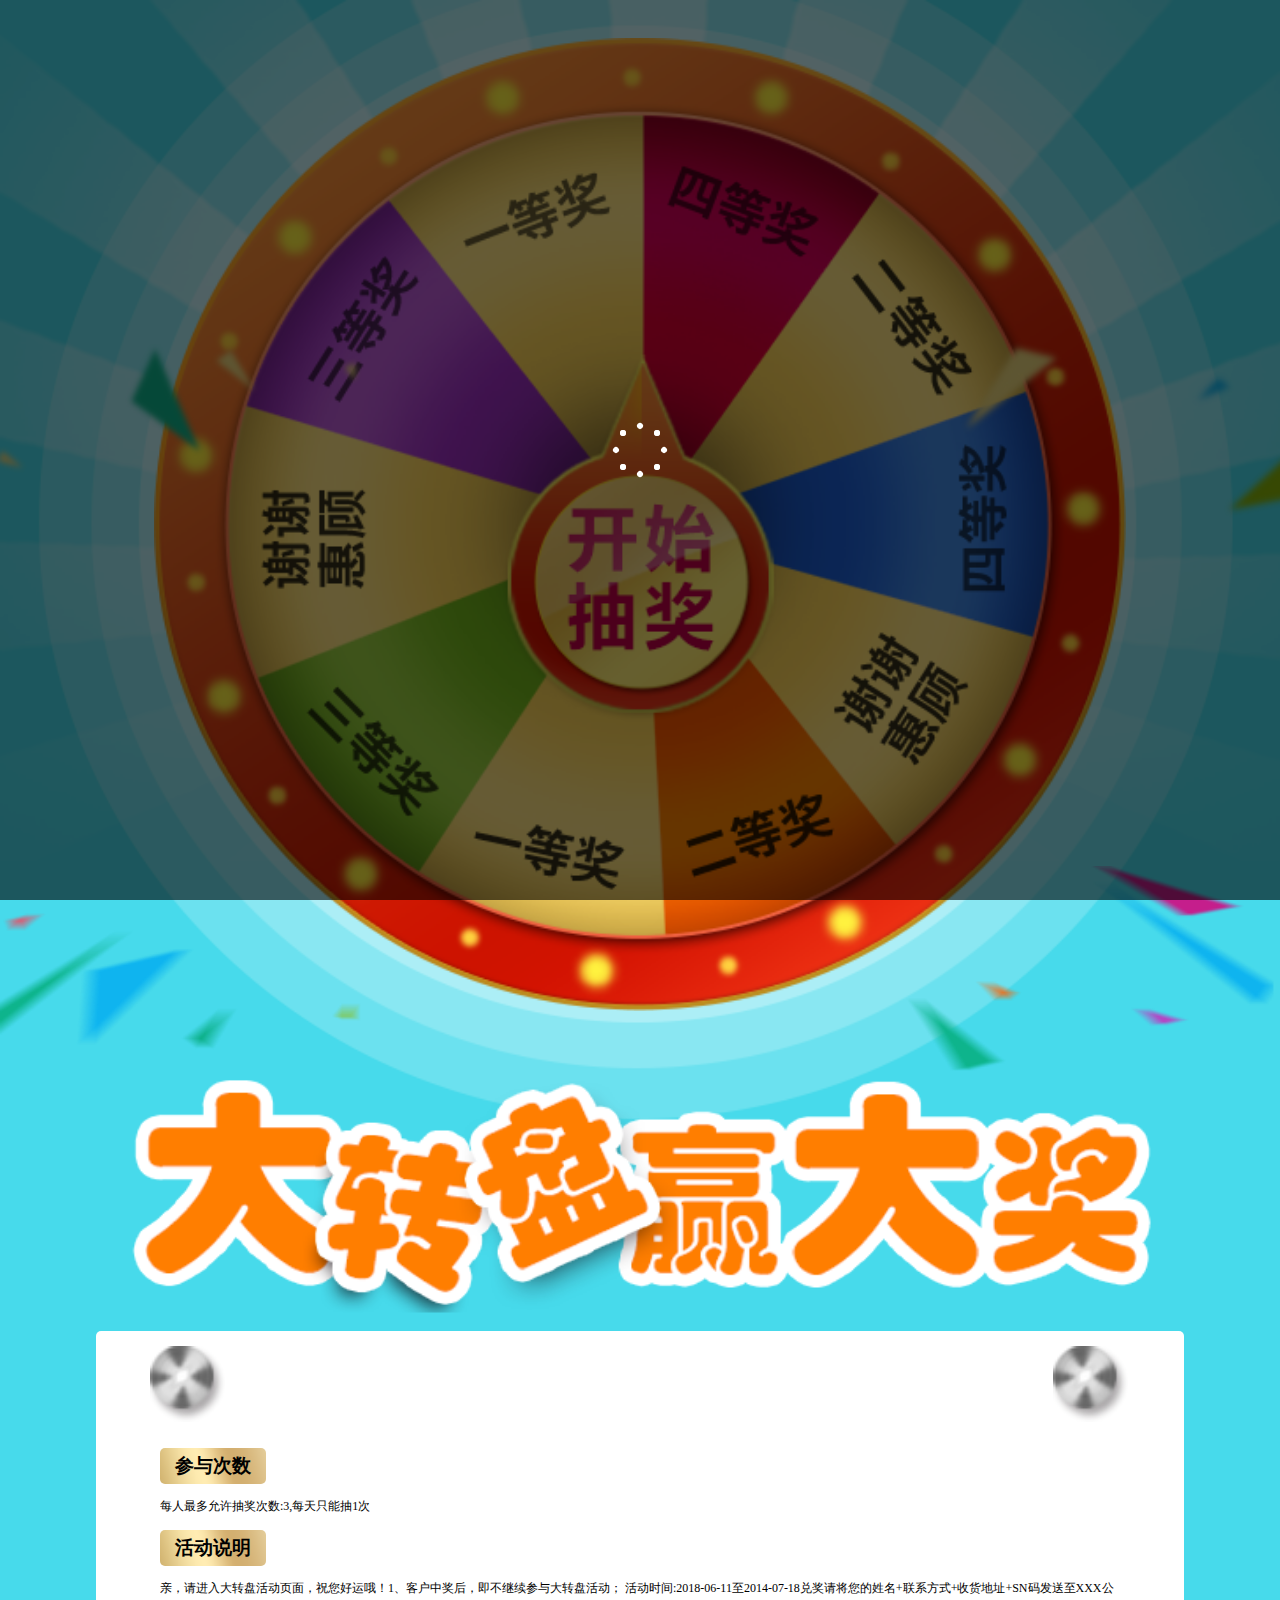
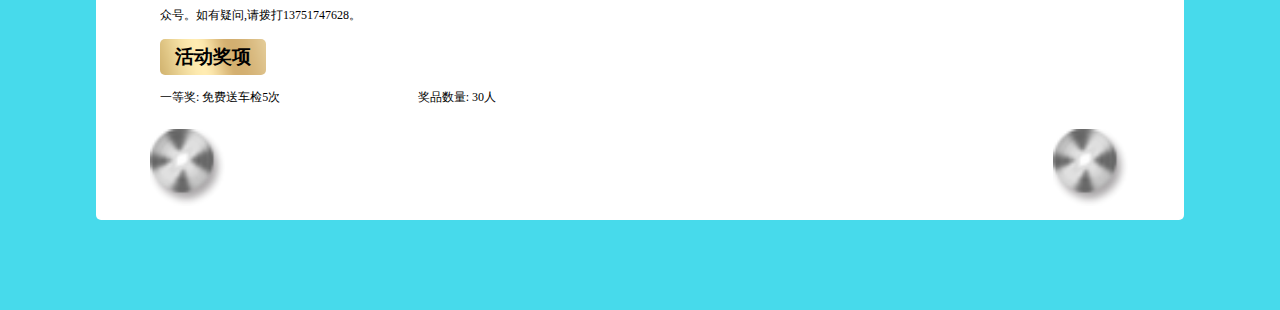
<file: index.html>
<!DOCTYPE html>
<html lang="en">
<head>
  <meta charset="utf-8">
  <meta name="viewport" content="width=device-width,height=device-height,initial-scale=1,minimum-scale=1,user-scalable=no">
  <title>抽奖活动</title>
</head>
<link rel="stylesheet" href="./css/common.css" />
<link rel="stylesheet" href="./css/fakeLoader.css">
<link rel="stylesheet" href="./css/demo.css" />
<script src="./js/jquery.min.js"></script>
<script src="./js/flexible.js"></script>
<script src="./js/fakeLoader.min.js"></script>
<body>
  <div class="fakeloader"></div>
  <div class="wrap">
    <div class="contentImg">
      <div class="imgParent">
        <img class="bigWheel" src="./img/dzb.png" alt="" />
        <img class="needle" src="./img/start.png" alt="" />
      </div>
      <img class="imgBc" src="./img/aperture.png" alt="">
      <img class="imgEmitter" src="./img/emitter.png" alt="">
      <img class="ltShivering" src="./img/ltShivering.png" alt="">
      <img class="rtShivering" src="./img/rtShivering.png" alt="">
      <img class="bbShivering" src="./img/bbShivering.png" alt="">
      <img class="imgBigWheel" src="./img/bigWheel.png" alt="">
    </div>
    <div class="lotteryNumber">
      <span class="lotteryNumberPize">抽奖次数:<span>1</span></span>
    </div>
    <div class="content_text">
      <div class="content_inside">
        <img class="imgSign imgSign_leftTop" src="./img/sign.png" alt="">
        <img class="imgSign imgSign_rightTop" src="./img/sign.png" alt="">
        <img class="imgSign imgSign_leftBottom" src="./img/sign.png" alt="">
        <img class="imgSign imgSign_rightbottom" src="./img/sign.png" alt="">
        <div class="content_inside_text">
          <ul>
            <li><span class="content_inside_title">参与次数</span></li>
            <li>
              <p class="lineHeight">每人最多允许抽奖次数:3,每天只能抽1次</p>
            </li>
          </ul>
          <ul>
            <li><span class="content_inside_title">活动说明</span></li>
            <li>
              <p class="lineHeight">
                亲，请进入大转盘活动页面，祝您好运哦！1、客户中奖后，即不继续参与大转盘活动； 活动时间:2018-06-11至2014-07-18兑奖请将您的姓名+联系方式+收货地址+SN码发送至XXX公众号。如有疑问,请拨打13751747628。
              </p>
            </li>
          </ul>
          <ul>
            <li><span class="content_inside_title">活动奖项</span></li>
            <li>
              <p class="lineHeight"><span class="rank"> 一等奖: 免费送车检5次</span><span class="prizes">奖品数量: 30人</span></p>
              <p class="lineHeight"><span class="rank"> 二等奖: 免费查看车辆报告</span><span class="prizes">奖品数量: 10人</span></p>
              <p class="lineHeight"><span class="rank"> 三等奖: 送2个月的洗车保养（限五次）</span><span class="prizes">奖品数量: 20人</span></p>
              <p class="lineHeight"><span class="rank"> 四等奖: 维修、检测免费过来维修厂喝茶</span><span class="prizes">奖品数量: 40人</span></p>
            </li>
          </ul>
        </div>
      </div>
    </div>
  </div>
<!--  提示框-->
   <div class="promptBox">
       <div class="tip">
         <div class="tipContent"><img class="xinXiTip" src="./img/xinxi.png" alt=""><span class="tipTitle">温馨提示</span></div>
         <div><p class="tipResult"></p></div>
         <div class="tipBtn"><span>知道了</span></div>
       </div>
   </div>
  <script>
$(function() {
  var arrs = [{
      name: '四等奖',
      angel: 0,
      percent: 0
    }, {
      name: '一等奖',
      angel: 0,
      percent: 0
    }, {
      name: '三等奖',
      angel: 0,
      percent: 0
    }, {
      name: '谢谢惠顾',
      angel: 0,
      percent: 0
    }, {
      name: '三等奖',
      angel: 0,
      percent: 0
    }, {
      name: '一等奖',
      angel: 0,
      percent: 0
    }, {
      name: '二等奖',
      angel: 0,
      percent: 0
    }, {
      name: '谢谢惠顾',
      angel: 0,
      percent: 0
    }, {
      name: '四等奖',
      angel: 0,
      percent: 0
    }, {
      name: '二等奖',
      angel: 0,
      percent: 0
    }];
  var obj = {
      selTarget: '谢谢惠顾', // 中奖目标
      target: '',
      turn: true,
      request: true,
      init: function() {
        obj.loading();
        obj.probabilityDetail(obj.selTarget);
        obj.bind();
        var windowHeight=Math.ceil($(window).height()/3)-35+'px';
        $('.content_inside_text').height(windowHeight);
      },
      bind: function() {
        $('.tipBtn').on('click',function(){  
             $('.promptBox').hide().find('.tip').css({'margin-top':'0%'}).find('.tipResult').text('');
        });
        $('.imgParent').on('click', '.needle', function() {
          var count = 0;
          var angel = 360 / 10;
              obj.variableSpeedRule((count * angel + angel / 2), obj.target.angel, function() {
                  obj.turn = true;
                  obj.request = true;
                  window.sessionStorage.setItem('messages', JSON.stringify(obj.target));
                    if(obj.target.name=='谢谢惠顾'){
                      $('.promptBox').show().find('.tip').animate({'margin-top':'50%'}).find('.tipResult').text('谢谢惠顾');
                    }else{
                      window.location.href = "./winners.html";
                    }
              });
        })
      },
      post: function(Url, data, callback) {
        $.ajax({
          type: 'POST',
          url: Url,
          data: data,
          success: function(res) {
            callback(res);
          },
          error: function(res) {
      
          }
        });
      },
      loading: function() {
        $(".fakeloader").fakeLoader({
          timeToHide: 1000, //Time in milliseconds for fakeLoader disappear
          zIndex: 999, // Default zIndex
          spinner: "spinner2", //Options: 'spinner1', 'spinner2', 'spinner3', 'spinner4', 'spinner5', 'spinner6', 'spinner7' 
          bgColor: "RGBA(0,0,0,0.6)", //Hex, RGB or RGBA colors
        });
      },
      variableSpeedRule: function(angel, rotateAngel, callback) {
        if (!obj.turn) {
            return false;
        }
        obj.turn = false;
        obj.post
        angel = angel || 0;// 13 
        angel = 360 - angel;// 347
        angel += 1440 + rotateAngel; //控制结束角度 1966
        // 基值（减速）
        var baseStep = 45;
        // 起始滚动速度
        var baseSpeed = 0.5;
        // 步长
        var count = 1;
        var timer = setInterval(function() {
          if (count == angel) {
              clearInterval(timer);
              callback();
          }                                                        
          count = count + baseStep * (((angel - count) / angel) > baseSpeed ? baseSpeed : ((angel - count) / angel));
          if (angel - count < 0.5) {
            count = angel
          }
          $('.bigWheel').css({
            'transform': 'rotate(' + count + 'deg)'
          });
        }, 25);
      },
      probabilityDetail: function(name) {
        $.each(arrs, function(i, item) {
          item.angel = i * 360 / arrs.length;
          if (name == item.name) {
            item.percent = 5;
          }
        });
        obj.target = obj.winningList(arrs);
        obj.standardMidline(obj.target);
      },
      winningList: function(arr) {
        var percent = Math.random() * 10;
        var totalPercent = 0;
        for (var i = 0; i < arr.length; i++) {
              totalPercent += arr[i].percent;
          if (percent <= totalPercent) {
            return arr[i];
          }
        }
      },
      standardMidline: function(target) { // 微调旋转停止时,转盘角度
        if (target.angel == 144 || target.angel == 180 || target.angel == 216 ||target.angel == 252) {
          target.angel = target.angel + 4;
        }
      }
    };
    obj.init();
  });
  </script>
</body>

</html>
</file>
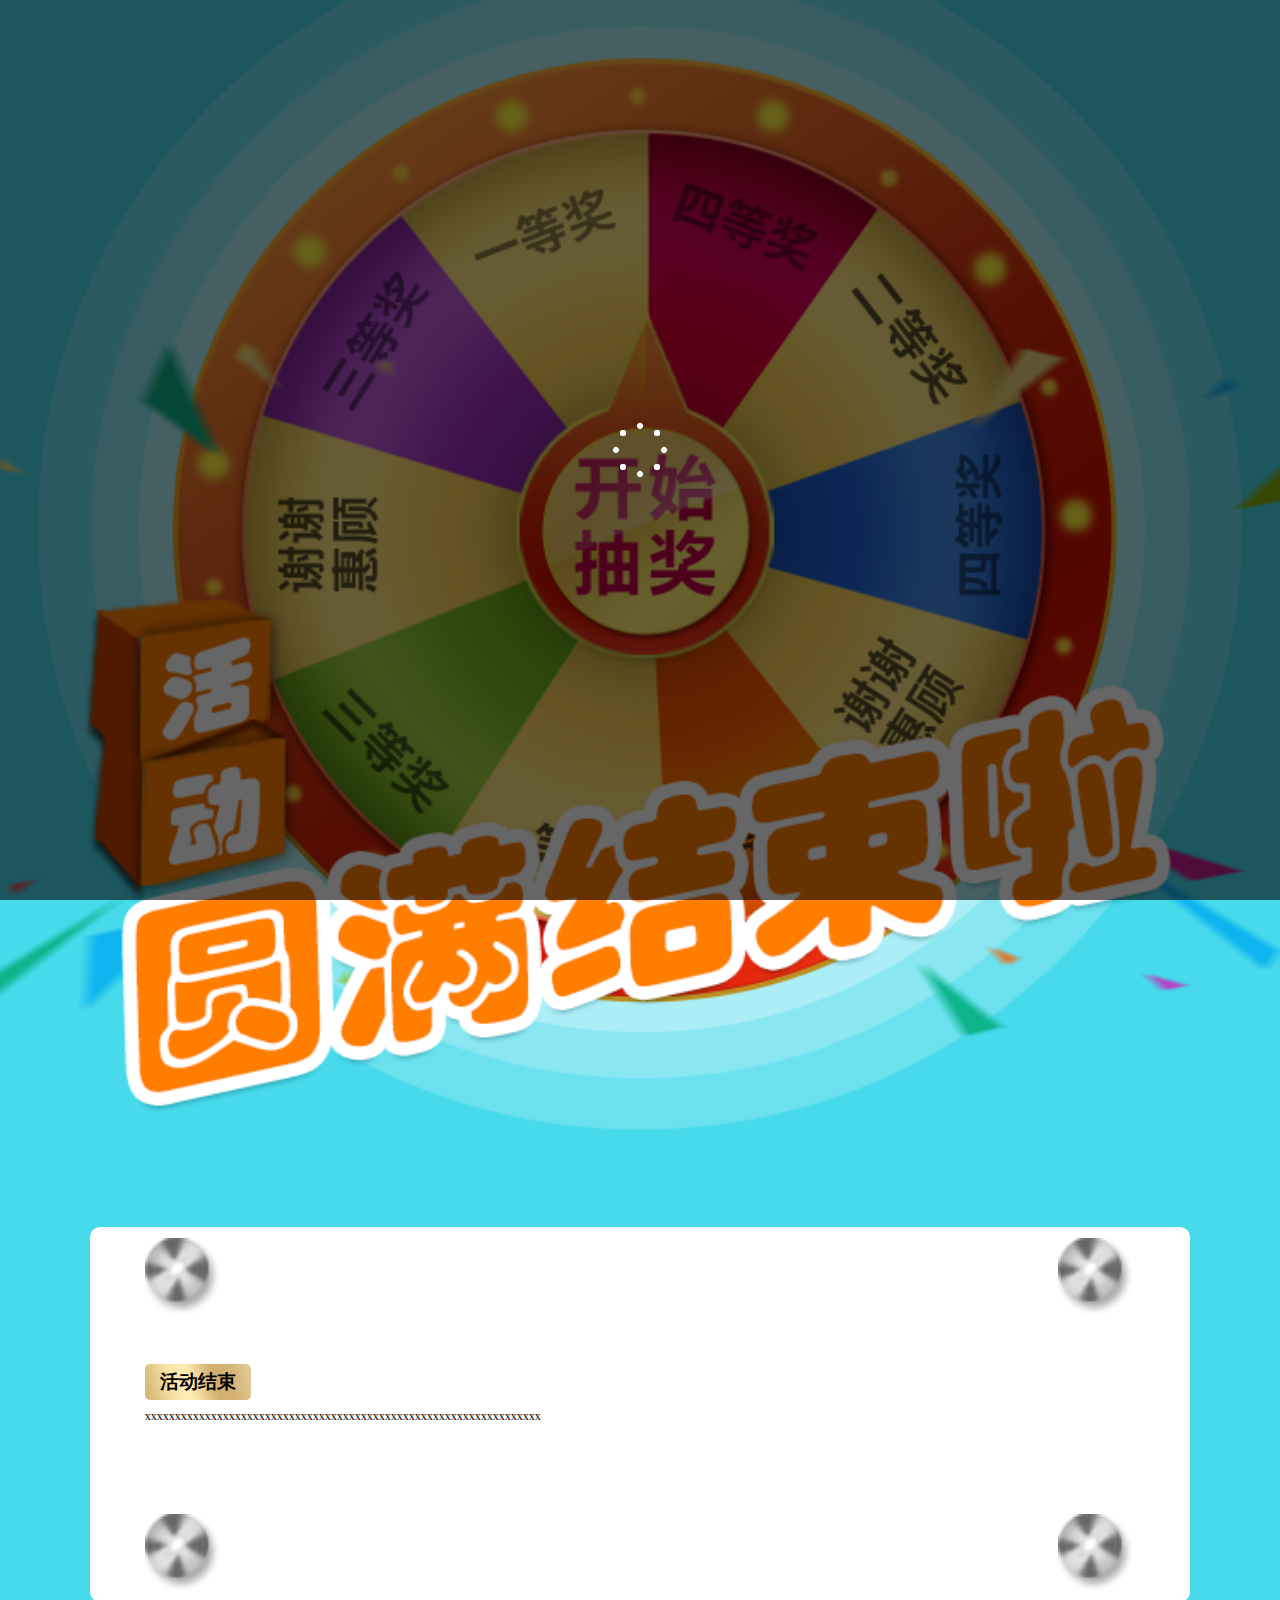
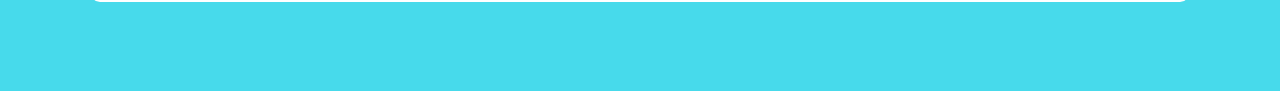
<file: end.html>
<!DOCTYPE html>
<html lang="en">
<head>
	<meta charset="UTF-8">
	<meta name="viewport" content="width=device-width,height=device-height,initial-scale=1,minimum-scale=1,user-scalable=no">
	<title>抽奖结束</title>
	<link rel="stylesheet" href="./css/common.css">
	<link rel="stylesheet" href="./css/fakeLoader.css">
	<link rel="stylesheet" href="./css/end.css">
	<script src="./js/jquery.min.js"></script>
	<script src="./js/fakeLoader.min.js"></script>
	<script src="./js/flexible.js"></script>
</head>

<body>
	<div id="endFake"></div>
	<div class="wrap">
		<div class="topSection"><img src="./img/endLogo.png" alt=""></div>
		<div class="content_text">
			<div class="content_inside">
				<img class="imgSign imgSign_leftTop" src="./img/sign.png" alt="">
				<img class="imgSign imgSign_rightTop" src="./img/sign.png" alt="">
				<img class="imgSign imgSign_leftBottom" src="./img/sign.png" alt="">
				<img class="imgSign imgSign_rightbottom" src="./img/sign.png" alt="">
				<div class="content_inside_text">
					<ul>
						<li><span class="content_inside_title">活动结束</span></li>
						<li>
							<p>xxxxxxxxxxxxxxxxxxxxxxxxxxxxxxxxxxxxxxxxxxxxxxxxxxxxxxxxxxxxxxxxxx</p>
						</li>
					</ul>
				</div>
			</div>
		</div>
	</div>
	<script>
	$(function() {
		var obj = {
			init: function() {
				obj.loading();
				obj.bind();
			},
			bind: function() {

			},
			loading: function() {
				$("#endFake").fakeLoader({
					timeToHide: 1000, //Time in milliseconds for fakeLoader disappear
					zIndex: 999, // Default zIndex
					spinner: "spinner2", //Options: 'spinner1', 'spinner2', 'spinner3', 'spinner4', 'spinner5', 'spinner6', 'spinner7' 
					bgColor: "RGBA(0,0,0,0.6)", //Hex, RGB or RGBA colors
				});
			}
		}
		obj.init();
	})
	</script>
</body>
</html>
</file>
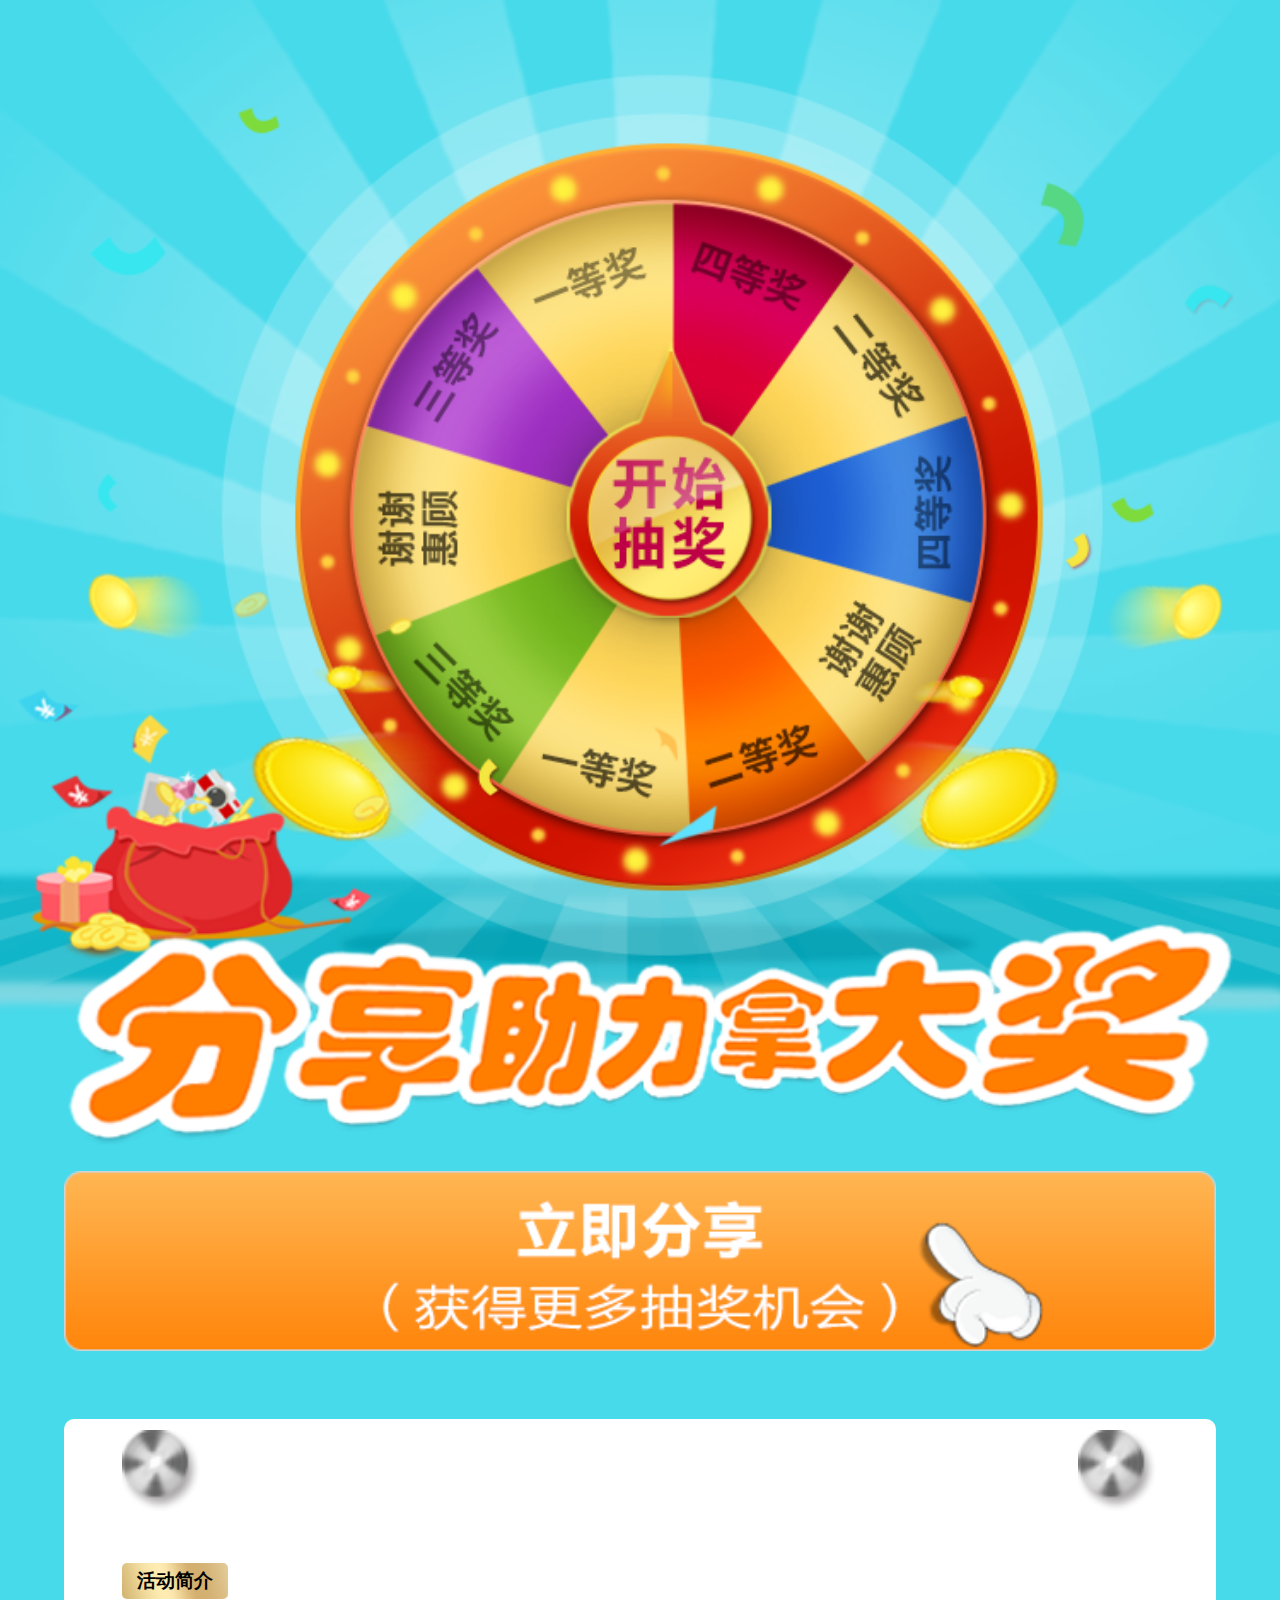
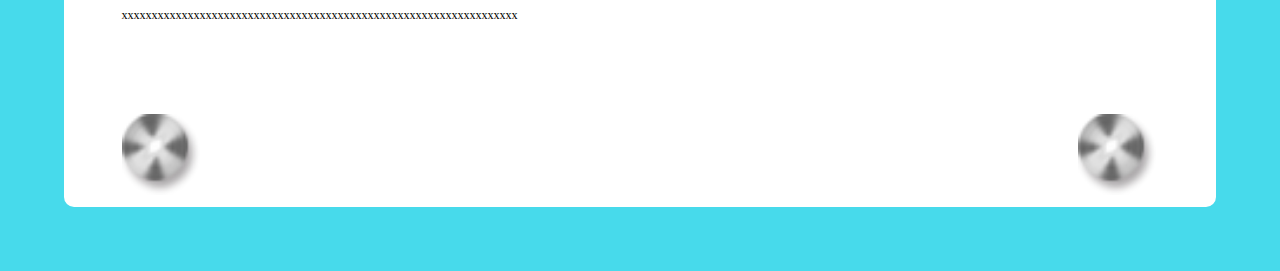
<file: share.html>
<!DOCTYPE html>
<html>
<head lang="en">
    <meta charset="UTF-8">
    <meta name="viewport" content="width=device-width,height=device-height,initial-scale=1,minimum-scale=1,user-scalable=no">
    <title></title>
    <link rel="stylesheet" href="./css/common.css"/>
    <link rel="stylesheet" href="./css/share.css"/>
    <script src="./js/jquery.min.js"></script>
    <script src="./js/flexible.js"></script>
</head>
<body>
   <div class="share">
       <div class="shareImg">
           <img src="./img/share.png" alt=""/>
       </div>
       <div class="btnImgBox">
           <img src="./img/sharemore.png" alt=""/>
           <img class="finger" src="./img/sz.png" alt=""/>
       </div>
       <div class="content_text">
           <div class="content_inside">
               <img class="imgSign imgSign_leftTop" src="./img/sign.png" alt="">
               <img class="imgSign imgSign_rightTop" src="./img/sign.png" alt="">
               <img class="imgSign imgSign_leftBottom" src="./img/sign.png" alt="">
               <img class="imgSign imgSign_rightbottom" src="./img/sign.png" alt="">
               <div class="content_inside_text">
                   <ul>
                       <li><span class="content_inside_title">活动简介</span></li>
                       <li>
                           <p>xxxxxxxxxxxxxxxxxxxxxxxxxxxxxxxxxxxxxxxxxxxxxxxxxxxxxxxxxxxxxxxxxx</p>
                       </li>
                   </ul>
               </div>
           </div>
       </div>
   </div>
<script>
    $(function(){

    });
</script>
</body>
</html>
</file>
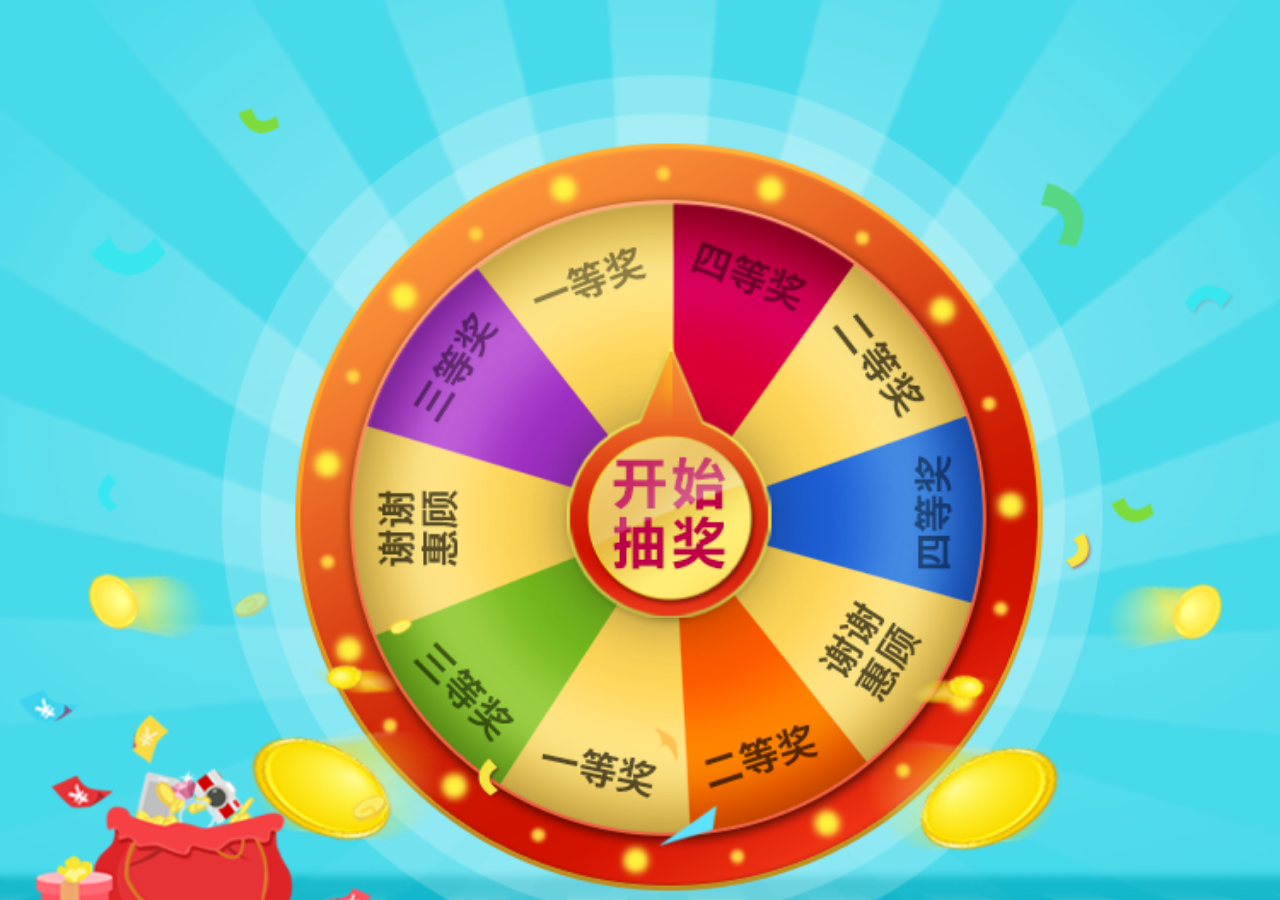
<file: share2.html>
<!DOCTYPE html>
<html>
<head lang="en">
    <meta charset="UTF-8">
    <meta name="viewport" content="width=device-width,height=device-height,initial-scale=1,minimum-scale=1,user-scalable=no">
    <title></title>
    <link rel="stylesheet" href="./css/common.css"/>
    <link rel="stylesheet" href="./css/share.css"/>
    <style>
        html,body,.share{
            overflow: hidden!important;
            box-sizing: border-box;
        }
       .winningMessage{
           width: 100%;
           padding: 5%;
           box-sizing: border-box;
       }
       .winningMessage_box{
           background: #fff;
           border-radius: 5px;
           border: 1px solid #e5e5e5;
           box-sizing: border-box;
           overflow: hidden;
       }
       .winningMessage_header p{
           font-size: .38rem;
           text-align: center;
           padding: 10px;
           border-top-left-radius: 5px;
           border-top-right-radius: 5px;
           background: #aff5fe;
           color: #505050;
           border-bottom: 1px solid #e5e5e5;
       }
       .share{
            box-sizing: border-box;
       }
       .share .finger{
           transform: translate(-300%,40%);
       }
       .winningMessage_header ul{
              overflow: hidden;
              border-bottom: 1px solid #e5e5e5;
       }
       .winningMessage_header ul li{
           float: left;
           width: 33.3%;
           text-align: center;
           font-size: 0.38rem;
           padding: 10px;
           border-right: 1px solid #e5e5e5;
       }
       .winningMessage_header ul li:last-child{
           border-right: 0px solid #e5e5e5;
       }
       .winningMessage_content{
           width: 100%;
           overflow: hidden;
           overflow-y: auto;
           overflow-scrolling: touch;
           -webkit-overflow-scrolling: touch;
       }
       .winningMessage_content ul{
           overflow: hidden;
           border-bottom: 1px solid #e5e5e5;
       }
       .winningMessage_content ul:last-child{
           border-bottom: 0px solid #e5e5e5;
       }
       .winningMessage_content ul li{
           float: left;
           width: 33.3%;
           text-align: center;
           font-size: 0.38rem;
           padding: 10px;
           border-right: 1px solid #e5e5e5;
       }
       .winningMessage_content ul li:last-child{
           border-right: 0px solid #e5e5e5;
       }
    </style>
    <script src="./js/jquery.min.js"></script>
    <script src="./js/flexible.js"></script>
</head>
<body style="overflow:hidden">
   <div class="share">
       <div class="shareImg">
           <img src="./img/share.png" alt=""/>
       </div>
       <div class="btnImgBox">
           <img src="./img/czl.png" alt=""/>
           <img class="finger" src="./img/sz.png" alt=""/>
       </div>
       <div class="winningMessage">
           <div class="winningMessage_box">
               <div class="winningMessage_header">
                   <p>中奖信息</p>
                   <ul><li>姓名</li><li>电话</li><li>奖品</li></ul>
               </div>
               <div class="winningMessage_content">
                    <ul><li>王大明</li><li>15989215864</li><li>小米手机一部</li></ul>
                    <ul><li>王大明</li><li>15989215864</li><li>小米手机一部</li></ul>
                    <ul><li>王大明</li><li>15989215864</li><li>小米手机一部</li></ul>
                    <ul><li>王大明</li><li>15989215864</li><li>小米手机一部</li></ul>
                    <ul><li>王大明</li><li>15989215864</li><li>小米手机一部</li></ul>
                    <ul><li>王大明</li><li>15989215864</li><li>小米手机一部</li></ul>
               </div>
           </div>
       </div>
   </div>
<script>
    $(function(){
              var windowHieght=Math.ceil($(window).height()/5)+'px';
                 $('.winningMessage_content').height(windowHieght);
                 $('.share').height($(window).height()+'px');
    });
</script>
</body>
</html>
</file>
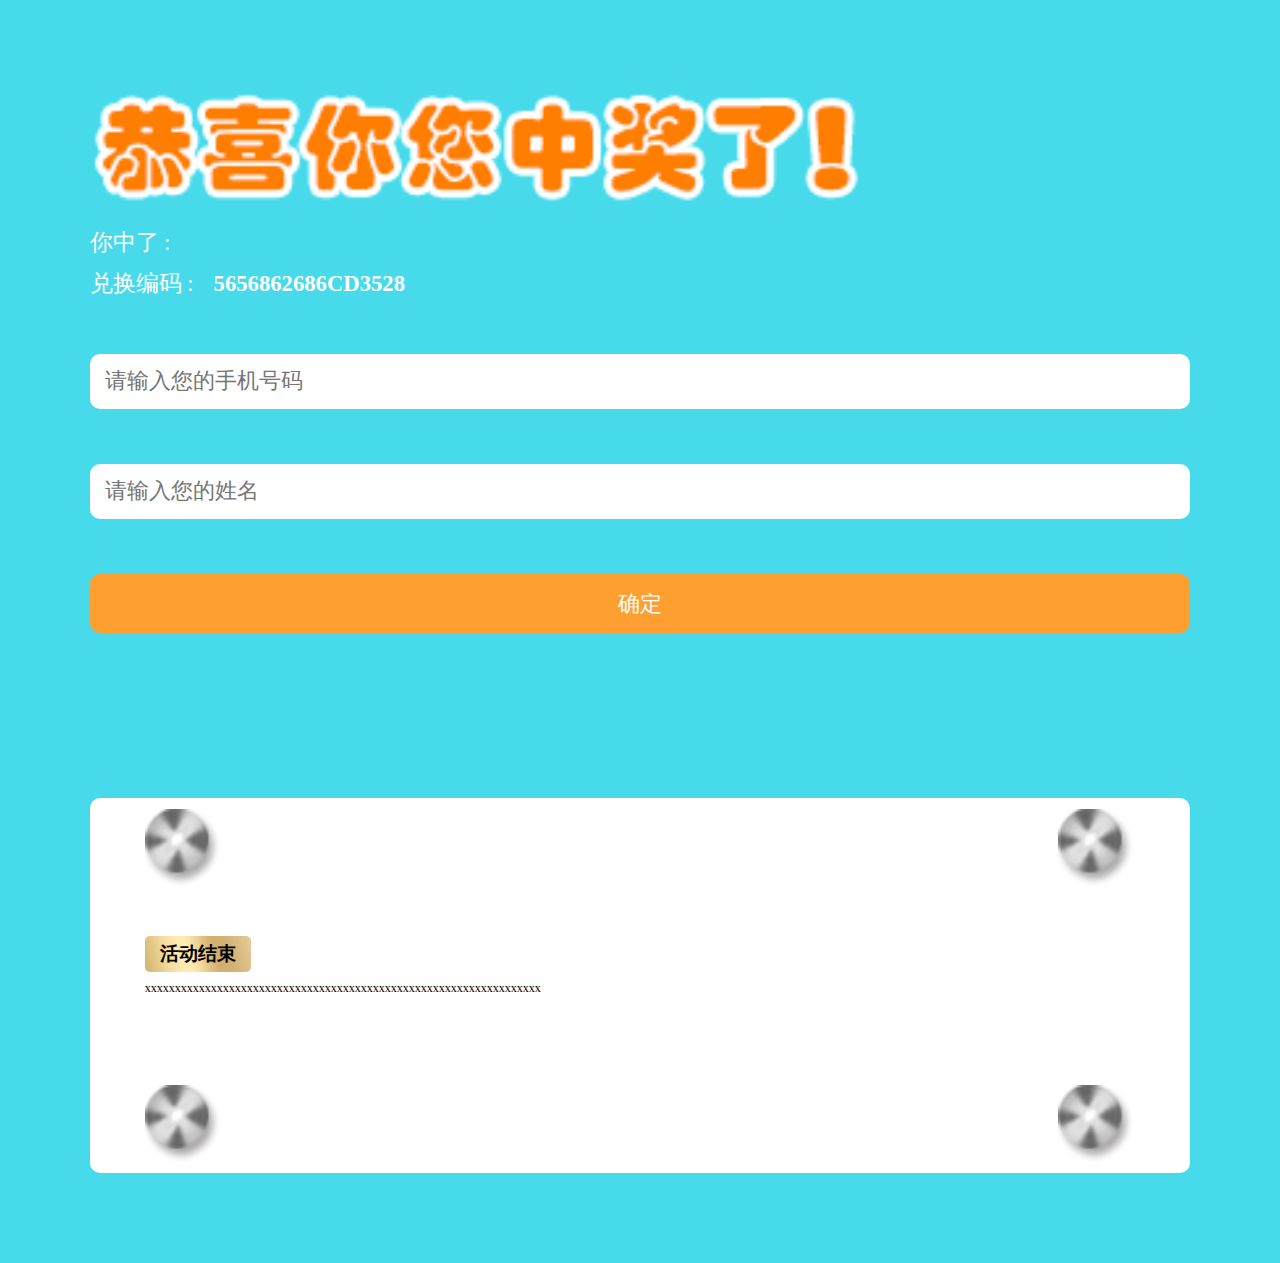
<file: winners.html>
<!DOCTYPE html>
<html lang="en">

<head>
  <meta charset="UTF-8">
  <meta name="viewport" content="width=device-width,height=device-height,initial-scale=1,minimum-scale=1,user-scalable=no">
  <title>中奖信息</title>
  <link rel="stylesheet" href="./css/common.css">
  <link rel="stylesheet" href="./css/fakeLoader.css">
  <link rel="stylesheet" href="./css/winners.css">
  <script src="./js/jquery.min.js"></script>
  <script src="./js/fakeLoader.min.js"></script>
  <script src="./js/flexible.js"></script>
</head>

<body>
  <div id="fakeWinnders"></div>
  <div class="wrap">
    <div class="winningPrize">
      <div class="winningPrize_title">
        <img src="./img/winner.png" alt="">
      </div>
      <div class="winnerRank">
        <div class="winnerRank_one">
          <span>你中了 : </span><span class="firstFew winnerName"></span>
        </div>
        <div class="winnerRank_two">
          <span> 兑换编码 : </span><span class="firstFew">5656862686CD3528</span>
        </div>
        <div class="fillBox">
          <ul>
            <li>
              <input type="text" class="telPhone" maxlength="11" onkeyup="this.value=this.value.replace(/\D/g,'')" placeholder="请输入您的手机号码">
            </li>
            <li>
              <input type="text" class="fullName" placeholder="请输入您的姓名">
            </li>
            <li><span class="enterBtn">确定</span></li>
          </ul>
        </div>
      </div>
    </div>
    <!--  -->
    <div class="content_text">
      <div class="content_inside">
        <img class="imgSign imgSign_leftTop" src="./img/sign.png" alt="">
        <img class="imgSign imgSign_rightTop" src="./img/sign.png" alt="">
        <img class="imgSign imgSign_leftBottom" src="./img/sign.png" alt="">
        <img class="imgSign imgSign_rightbottom" src="./img/sign.png" alt="">
        <div class="content_inside_text">
          <ul>
            <li><span class="content_inside_title">活动结束</span></li>
            <li>
              <p>xxxxxxxxxxxxxxxxxxxxxxxxxxxxxxxxxxxxxxxxxxxxxxxxxxxxxxxxxxxxxxxxxx</p>
            </li>
          </ul>
        </div>
      </div>
    </div>
  </div>
<!--提示框  -->
<div class="promptBox">
 <div class="tip">
   <div class="tipContent"><img class="xinXiTip" src="./img/xinxi.png" alt="">
   <span class="tipTitle">温馨提示</span></div>
   <div><p class="tipResult"></p></div>
   <div class="tipBtn"><span>知道了</span></div>
 </div>
</div>
  <script>
  $(function() {
    var obj = {
      init: function() {
        var messageDatas = JSON.parse(window.sessionStorage.getItem('messages'));
        $('.winnerName').html(messageDatas.name);
        obj.loading();
        obj.bind();
      },
      bind: function() {
        $('.enterBtn').on('click', function() {
          var phone = $('.telPhone').val();
          var name = $('.fullName').val();
          if (!phone) {
            $('.promptBox').show().find('.tip').animate({'margin-top':'50%'}).find('.tipResult').text('请填写手机号码');
            return false;
          }
          if (!(/^1[34578]\d{9}$/.test(phone))) {
            $('.promptBox').show().find('.tip').animate({'margin-top':'50%'}).find('.tipResult').text('手机号码有误，请重填');
            return false;
          }
          if (!name) {
            $('.promptBox').show().find('.tip').animate({'margin-top':'50%'}).find('.tipResult').text('请填写姓名');
          }
          // window.location.href="./end.html";
          // obj.post
        });
        $('.tipBtn').on('click',function(){
            $('.promptBox').hide().find('.tip').css({'margin-top':'0%'}).find('.tipResult').text('');
        });
      },
      loading: function() {
        $("#fakeWinnders").fakeLoader({
          timeToHide: 1000, //Time in milliseconds for fakeLoader disappear
          zIndex: 999, // Default zIndex
          spinner: "spinner2", //Options: 'spinner1', 'spinner2', 'spinner3', 'spinner4', 'spinner5', 'spinner6', 'spinner7' 
          bgColor: "RGBA(0,0,0,0.6)", //Hex, RGB or RGBA colors
        });
      },
      post: function(Url, data, callback) {
        $.ajax({
          type: 'POST',
          url: Url,
          data: data,
          success: function(res) {
            callback(res);
          },
          error: function(res) {

          }
        });
      },
    }
    obj.init();
  })
  </script>
</body>

</html>
</file>
<file: css/common.css>
html{
    /*font-size:312.5%!important;*/
    -webkit-tap-highlight-color:transparent;
    height:100%;
    min-width:320px;
    font-family:"Microsoft Yahei"!important;
    overflow:hidden;
    overflow-y:auto;
}
body{
    /*font-size:.32rem;*/
    background:#f5f5f5;
    display:-webkit-box;
    display: -moz-box;
    display: -ms-flexbox;
    display: -webkit-flex;
    font-family:"Microsoft Yahei"!important;
}
*,
::before,
::after{
    padding: 0;
    margin: 0;
    -webkit-tap-highlight-color: transparent;
    -webkit-box-sizing: border-box;
    box-sizing: border-box;
    font-family:"Microsoft Yahei"!important;
}
a{
    color: #333;
    text-decoration: none;`
    display: block;
}
a:hover{
    color: #333;
    text-decoration: none;
}
ul,ol{
    list-style: none;
}
input{
    border: none;
    outline: none;
    -webkit-appearance: none;
}
.f_left{
    float: left;
}
.f_right{
    float: right;
}
.clearfix::before,
.clearfix::after{
    display:block;
    height:0;
    clear:both;
    content: "";
    line-height:0;
    visibility: hidden;
}
/*提示框*/
.promptBox{
  display: none;
  position: fixed;
  background: rgba(0,0,0,0.5);
  width: 100%;
  height: 100%;
  left: 0;
  top: 0;
  z-index: 1000;
}
.promptBox .tip{
  width: 80%;
  background: #fff;
  margin: 0 auto;
  margin-top: 0%;
  border-radius: 5px;
  box-sizing: border-box;
  padding: 20px;
  max-width: 320px;
}
.promptBox .tipContent{
  font-size: .45rem;
}
.promptBox .xinXiTip{
  width: 14%;
  vertical-align: middle;
}
.promptBox .tipTitle{
   margin-left: 5px;
}
.promptBox .tipResult{
  font-size: .45rem;
  text-align: center;
  padding: 5px;
}
.promptBox .tipBtn{
  width: 100%;
}
.promptBox .tipBtn span{
  margin-top: 5px;
  display: block;
  width: 100%;
  text-align: center;
  padding: 10px;
  font-size: .45rem;
  cursor: pointer;
  background: #47daeb;
  color: #fff;
  border-radius: 5px;
}
</file>
<file: css/fakeLoader.css>
/**********************
 *CSS Animations by:
 *http://codepen.io/vivinantony
***********************/
.spinner1 {
  width: 40px;
  height: 40px;
  position: relative;
}


.double-bounce1, .double-bounce2 {
  width: 100%;
  height: 100%;
  border-radius: 50%;
  background-color: #fff;
  opacity: 0.6;
  position: absolute;
  top: 0;
  left: 0;
  
  -webkit-animation: bounce 2.0s infinite ease-in-out;
  animation: bounce 2.0s infinite ease-in-out;
}

.double-bounce2 {
  -webkit-animation-delay: -1.0s;
  animation-delay: -1.0s;
}

@-webkit-keyframes bounce {
  0%, 100% { -webkit-transform: scale(0.0) }
  50% { -webkit-transform: scale(1.0) }
}

@keyframes bounce {
  0%, 100% { 
    transform: scale(0.0);
    -webkit-transform: scale(0.0);
  } 50% { 
    transform: scale(1.0);
    -webkit-transform: scale(1.0);
  }
}

.spinner2 {
  width: 40px;
  height: 40px;
  position: relative;
}


.container1 > div, .container2 > div, .container3 > div {
  width: 6px;
  height: 6px;
  background-color: #fff;
  border-radius: 100%;
  position: absolute;
  -webkit-animation: bouncedelay 1.2s infinite ease-in-out;
  animation: bouncedelay 1.2s infinite ease-in-out;
  /* Prevent first frame from flickering when animation starts */
  -webkit-animation-fill-mode: both;
  animation-fill-mode: both;
}

.spinner2 .spinner-container {
  position: absolute;
  width: 100%;
  height: 100%;
}

.container2 {
  -webkit-transform: rotateZ(45deg);
  transform: rotateZ(45deg);
}

.container3 {
  -webkit-transform: rotateZ(90deg);
  transform: rotateZ(90deg);
}

.circle1 { top: 0; left: 0; }
.circle2 { top: 0; right: 0; }
.circle3 { right: 0; bottom: 0; }
.circle4 { left: 0; bottom: 0; }

.container2 .circle1 {
  -webkit-animation-delay: -1.1s;
  animation-delay: -1.1s;
}

.container3 .circle1 {
  -webkit-animation-delay: -1.0s;
  animation-delay: -1.0s;
}

.container1 .circle2 {
  -webkit-animation-delay: -0.9s;
  animation-delay: -0.9s;
}

.container2 .circle2 {
  -webkit-animation-delay: -0.8s;
  animation-delay: -0.8s;
}

.container3 .circle2 {
  -webkit-animation-delay: -0.7s;
  animation-delay: -0.7s;
}

.container1 .circle3 {
  -webkit-animation-delay: -0.6s;
  animation-delay: -0.6s;
}

.container2 .circle3 {
  -webkit-animation-delay: -0.5s;
  animation-delay: -0.5s;
}

.container3 .circle3 {
  -webkit-animation-delay: -0.4s;
  animation-delay: -0.4s;
}

.container1 .circle4 {
  -webkit-animation-delay: -0.3s;
  animation-delay: -0.3s;
}

.container2 .circle4 {
  -webkit-animation-delay: -0.2s;
  animation-delay: -0.2s;
}

.container3 .circle4 {
  -webkit-animation-delay: -0.1s;
  animation-delay: -0.1s;
}

@-webkit-keyframes bouncedelay {
  0%, 80%, 100% { -webkit-transform: scale(0.0) }
  40% { -webkit-transform: scale(1.0) }
}

@keyframes bouncedelay {
  0%, 80%, 100% { 
    transform: scale(0.0);
    -webkit-transform: scale(0.0);
  } 40% { 
    transform: scale(1.0);
    -webkit-transform: scale(1.0);
  }
}

.spinner3 {
  width: 40px;
  height: 40px;
  position: relative;  
  -webkit-animation: rotate 2.0s infinite linear;
  animation: rotate 2.0s infinite linear;
}

.dot1, .dot2 {
  width: 60%;
  height: 60%;
  display: inline-block;
  position: absolute;
  top: 0;
  background-color: #fff;
  border-radius: 100%;
  
  -webkit-animation: bounce 2.0s infinite ease-in-out;
  animation: bounce 2.0s infinite ease-in-out;
}

.dot2 {
  top: auto;
  bottom: 0px;
  -webkit-animation-delay: -1.0s;
  animation-delay: -1.0s;
}

@-webkit-keyframes rotate { 100% { -webkit-transform: rotate(360deg) }}
@keyframes rotate { 100% { transform: rotate(360deg); -webkit-transform: rotate(360deg) }}

@-webkit-keyframes bounce {
  0%, 100% { -webkit-transform: scale(0.0) }
  50% { -webkit-transform: scale(1.0) }
}

@keyframes bounce {
  0%, 100% { 
    transform: scale(0.0);
    -webkit-transform: scale(0.0);
  } 50% { 
    transform: scale(1.0);
    -webkit-transform: scale(1.0);
  }
}

.spinner4 {
  width: 30px;
  height: 30px;
  background-color: #fff;
  -webkit-animation: rotateplane 1.2s infinite ease-in-out;
  animation: rotateplane 1.2s infinite ease-in-out;
}

@-webkit-keyframes rotateplane {
  0% { -webkit-transform: perspective(120px) }
  50% { -webkit-transform: perspective(120px) rotateY(180deg) }
  100% { -webkit-transform: perspective(120px) rotateY(180deg)  rotateX(180deg) }
}

@keyframes rotateplane {
  0% { 
    transform: perspective(120px) rotateX(0deg) rotateY(0deg);
    -webkit-transform: perspective(120px) rotateX(0deg) rotateY(0deg) 
  } 50% { 
    transform: perspective(120px) rotateX(-180.1deg) rotateY(0deg);
    -webkit-transform: perspective(120px) rotateX(-180.1deg) rotateY(0deg) 
  } 100% { 
    transform: perspective(120px) rotateX(-180deg) rotateY(-179.9deg);
    -webkit-transform: perspective(120px) rotateX(-180deg) rotateY(-179.9deg);
  }
}

.spinner5 {
  width: 32px;
  height: 32px;
  position: relative;
}

.cube1, .cube2 {
  background-color: #fff;
  width: 10px;
  height: 10px;
  position: absolute;
  top: 0;
  left: 0;
  
  -webkit-animation: cubemove 1.8s infinite ease-in-out;
  animation: cubemove 1.8s infinite ease-in-out;
}

.cube2 {
  -webkit-animation-delay: -0.9s;
  animation-delay: -0.9s;
}

@-webkit-keyframes cubemove {
  25% { -webkit-transform: translateX(42px) rotate(-90deg) scale(0.5) }
  50% { -webkit-transform: translateX(42px) translateY(42px) rotate(-180deg) }
  75% { -webkit-transform: translateX(0px) translateY(42px) rotate(-270deg) scale(0.5) }
  100% { -webkit-transform: rotate(-360deg) }
}

@keyframes cubemove {
  25% { 
    transform: translateX(42px) rotate(-90deg) scale(0.5);
    -webkit-transform: translateX(42px) rotate(-90deg) scale(0.5);
  } 50% { 
    transform: translateX(42px) translateY(42px) rotate(-179deg);
    -webkit-transform: translateX(42px) translateY(42px) rotate(-179deg);
  } 50.1% { 
    transform: translateX(42px) translateY(42px) rotate(-180deg);
    -webkit-transform: translateX(42px) translateY(42px) rotate(-180deg);
  } 75% { 
    transform: translateX(0px) translateY(42px) rotate(-270deg) scale(0.5);
    -webkit-transform: translateX(0px) translateY(42px) rotate(-270deg) scale(0.5);
  } 100% { 
    transform: rotate(-360deg);
    -webkit-transform: rotate(-360deg);
  }
}

.spinner6 {
  width: 50px;
  height: 30px;
  text-align: center;
}

.spinner6 > div {
  background-color: #fff;
  height: 100%;
  width: 6px;
  margin-left:2px;
  display: inline-block;
  
  -webkit-animation: stretchdelay 1.2s infinite ease-in-out;
  animation: stretchdelay 1.2s infinite ease-in-out;
}

.spinner6 .rect2 {
  -webkit-animation-delay: -1.1s;
  animation-delay: -1.1s;
}

.spinner6 .rect3 {
  -webkit-animation-delay: -1.0s;
  animation-delay: -1.0s;
}

.spinner6 .rect4 {
  -webkit-animation-delay: -0.9s;
  animation-delay: -0.9s;
}

.spinner6 .rect5 {
  -webkit-animation-delay: -0.8s;
  animation-delay: -0.8s;
}

@-webkit-keyframes stretchdelay {
  0%, 40%, 100% { -webkit-transform: scaleY(0.4) }  
  20% { -webkit-transform: scaleY(1.0) }
}

@keyframes stretchdelay {
  0%, 40%, 100% { 
    transform: scaleY(0.4);
    -webkit-transform: scaleY(0.4);
  }  20% { 
    transform: scaleY(1.0);
    -webkit-transform: scaleY(1.0);
  }
}
  .spinner7 {
      width: 90px;
      height: 30px;
      text-align: center;
    }

    .spinner7 > div {
      background-color: #fff;
      height: 15px;
      width: 15px;
      margin-left:3px;
      border-radius: 50%;
      display: inline-block;
      
      -webkit-animation: stretchdelay 0.7s infinite ease-in-out;
      animation: stretchdelay 0.7s infinite ease-in-out;
    }

    .spinner7 .circ2 {
      -webkit-animation-delay: -0.6s;
      animation-delay: -0.6s;
    }

    .spinner7 .circ3 {
      -webkit-animation-delay: -0.5s;
      animation-delay: -0.5s;
    }

    .spinner7 .circ4 {
      -webkit-animation-delay: -0.4s;
      animation-delay: -0.4s;
    }

    .spinner7 .circ5 {
      -webkit-animation-delay: -0.3s;
      animation-delay: -0.3s;
    }

    @-webkit-keyframes stretchdelay {
      0%, 40%, 100% { -webkit-transform: translateY(-10px) }  
      20% { -webkit-transform: translateY(-20px) }
    }

    @keyframes stretchdelay {
      0%, 40%, 100% { 
        transform: translateY(-10px);
        -webkit-transform: translateY(-10px);
      } 20% {
        transform: translateY(-20px);
        -webkit-transform: translateY(-20px);
      }
    }
</file>
<file: css/demo.css>
html,body{
  overflow:hidden;
  overflow-y: hidden!important; 
  background: #47daeb!important;
  box-sizing:border-box;
}
.wrap {
  width: 100%;
  background: #47daeb;
  padding-bottom: 7%;
  overflow: hidden!important;
  box-sizing: border-box;
}

.contentImg {
  width: 100%;
  position: relative;
}

.imgParent {
  width: 86%;
  margin: 0 auto;
  position: relative;
  padding: 5%;
  z-index: 100;
  padding-top: 3%;
}

.contentImg .bigWheel {
  display: block;
  width: 100%;
}

.contentImg .needle {
  position: absolute;
  left: 50%;
  top: 50%;
  transform: translate(-50%, -50%);
  width: 25%;
  z-index: 200;
}

.contentImg .imgBc {
  position: absolute;
  left: 0;
  top: 0;
  width: 100%;
}

.contentImg .imgEmitter {
  position: absolute;
  left: 0;
  top: 0;
  width: 100%;
}

.contentImg .ltShivering {
    z-index: 200;
    position: absolute;
    left: 0%;
    top: 32%;
    width: 46%
}
.contentImg .rtShivering{
    z-index: 200;
    position: absolute;
    right: 0%;
    top: 31%;
    width: 50%;
}
.contentImg .imgBigWheel{
    position: absolute;
    left: 50%;
    bottom: 0%;
    width: 80%;
    transform: translate(-50%,100%);
    z-index: 200
}
.bbShivering{
  position: absolute;
  bottom: 0;
  left: 0;
  width: 100%;
  z-index: 300;
}
/**/
.content_title {
  width: 100%;
}

.content_title img {
  display: block;
  margin: 0 auto;
  width: 80%;
  z-index: 300;
  margin-top: -3%;
}

/**/
.content_text {
  width: 100%;
  margin-top: 20%;
  overflow: hidden;
}

.content_inside {
  border-radius: 5px;
  padding: 5% 5% 5% 5%;
  width: 85%;
  background: #fff;
  margin: 0 auto;
  position: relative;
  box-sizing: border-box;
  overflow: hidden;
}
.content_inside_text{
    margin-top: 5%;
    margin-bottom: 5%;
    overflow: hidden;
    overflow-y: auto;
    overflow-scrolling: touch;
    -webkit-overflow-scrolling: touch;
}
.content_inside .imgSign {
  position: absolute;
  width: 7%;
}

.content_inside .imgSign_leftTop {
  left: 5%;
  top: 3%;
}

.content_inside .imgSign_rightTop {
  top: 3%;
  right: 5%;
}

.content_inside .imgSign_leftBottom {
  bottom: 3%;
  left: 5%;
}
.content_inside .imgSign_rightbottom{
  bottom: 3%;
  right: 5%;
}
.content_inside_text .content_inside_title{
  padding: 5px 15px 5px 15px;
  font-size: .35rem;
  font-weight: bolder;
  background: url('../img/gbc.png');
  background-size: 100% 100%;
  display: inline-block;
  border-radius: 5px;
  overflow: hidden;
}
.content_inside_text ul{
  margin-top: 5px;
  margin-bottom: 5px;
}
.content_inside_text ul li:nth-child(2){
    padding: 5px;
    padding-left: 0px;
}
.rank{
   display: inline-block;
   min-width: 210px;
}
.lineHeight{
   line-height: .5rem;
}
.prizes{
   margin-left: 5%;
}

.banScrollbar{
  overflow: hidden;
  height: 100%;
}
/*1.0*/
.lotteryNumber{
    display: none;
    position: relative;
}
.lotteryNumber .lotteryNumberPize{
    position: absolute;
    left: 50%;
    top: -10px;
    transform: translate(-50%,-30%);
    color: #fff;
}
</file>
<file: css/end.css>
html{
  background: #47daeb!important;
}
.wrap{
	width: 100%;
	background: #47daeb;
}
.topSection{
	width: 100%;
}
.topSection img{
   width: 100%;
}

/**/
.content_text{
  padding: 7%;
}
.content_inside {
  border-radius: 10px;
  padding: 8% 5% 8% 5%;
  width: 100%;
  background: #fff;
  margin: 0 auto;
  position: relative;
}
.content_inside .imgSign {
  position: absolute;
  width: 7%;
}

.content_inside .imgSign_leftTop {
  left: 5%;
  top: 3%;
}

.content_inside .imgSign_rightTop {
  top: 3%;
  right: 5%;
}

.content_inside .imgSign_leftBottom {
  bottom: 3%;
  left: 5%;
}
.content_inside .imgSign_rightbottom{
  bottom: 3%;
  right: 5%;
}
.content_inside_text{
  margin-top: 5%;
  margin-bottom: 5%;
}
.content_inside_text .content_inside_title{
  padding: 5px 15px 5px 15px;
  font-size: .35rem;
  font-weight: bolder;
  background: url('../img/gbc.png');
  background-size: 100% 100%;
  display: inline-block;
  border-radius: 5px;
  overflow: hidden;
}
.content_inside_text ul li:nth-child(2) {
    padding: 5px;
    padding-left: 0px;
    word-wrap: break-word;
}
.content_inside_text ul{
	min-height: 100px;
}
</file>
<file: css/share.css>
body,html{
 background: #47daeb!important;
}
.share{
    width: 100%;
}
.share img{
    width: 100%;
}
.spanBtn{
    text-align: center;
}
.btnImgBox{
    padding: 5%;
    padding-top: 0;
    position: relative;
    padding-bottom: 0px;
}

.share .finger{
    position: absolute;
    right: 0;
    top: 0;
    width: 10%;
    transform: translate(-185%,40%);
}
.titleBar{
    width: 100%;
}
/**/
.content_text{
    padding: 5%;
}
.content_inside {
    border-radius: 10px;
    padding: 8% 5% 8% 5%;
    width: 100%;
    background: #fff;
    margin: 0 auto;
    position: relative;
}
.content_inside .imgSign {
    position: absolute;
    width: 7%;
}

.content_inside .imgSign_leftTop {
    left: 5%;
    top: 3%;
}

.content_inside .imgSign_rightTop {
    top: 3%;
    right: 5%;
}

.content_inside .imgSign_leftBottom {
    bottom: 3%;
    left: 5%;
}
.content_inside .imgSign_rightbottom{
    bottom: 3%;
    right: 5%;
}
.content_inside_text{
    margin-top: 5%;
    margin-bottom: 5%;
}
.content_inside_text .content_inside_title{
    padding: 5px 15px 5px 15px;
    font-size: .35rem;
    font-weight: bolder;
    background: url('../img/gbc.png');
    background-size: 100% 100%;
    display: inline-block;
    border-radius: 5px;
    overflow: hidden;
}
.content_inside_text ul li:nth-child(2) {
    padding: 5px;
    padding-left: 0px;
    word-wrap: break-word;
}
.content_inside_text ul{
    min-height: 100px;
}
</file>
<file: css/winners.css>
html{
  background: #47daeb!important;
}
body{
 position: relative;
}
.wrap{
	width: 100%;
	padding: 7%;
	background: #47daeb;
}
.wrap .winningPrize{
	width: 100%;
}
.wrap .winningPrize_title{
    width: 100%;
}
.winningPrize_title img{
  width: 70%;
}
.wrap .winnerRank div{
	margin-top: 10px;
}
.wrap .winnerRank .winnerRank_one span,.wrap .winnerRank .winnerRank_two span{
	 display: inline-block;
	 font-size: .42rem;	
	 color: #fff;
}
.wrap .winnerRank .firstFew{
	font-weight: bold;
	padding-left: 20px;
}
/**/
.wrap .fillBox{
	width: 100%;
}
.wrap .fillBox ul li{
	margin-top:5%;
}
.wrap .fillBox ul li input{
	width: 100%;
	border-radius: 10px;
	font-size: .4rem;
	padding: 15px;
}
.wrap .enterBtn{
	display: inline-block;
	width: 100%;
	text-align: center;
	padding: 15px;
	font-size: .4rem;
	color:#fff;
    background: #ff9f30;
    border-radius: 10px;
    cursor: pointer;
}

/**/
.content_text{
	margin-top: 15%;
}
.content_inside {
  border-radius: 10px;
  padding: 8% 5% 8% 5%;
  width: 100%;
  background: #fff;
  margin: 0 auto;
  position: relative;
}
.content_inside .imgSign {
  position: absolute;
  width: 7%;
}

.content_inside .imgSign_leftTop {
  left: 5%;
  top: 3%;
}

.content_inside .imgSign_rightTop {
  top: 3%;
  right: 5%;
}

.content_inside .imgSign_leftBottom {
  bottom: 3%;
  left: 5%;
}
.content_inside .imgSign_rightbottom{
  bottom: 3%;
  right: 5%;
}
.content_inside_text{
  margin-top: 5%;
  margin-bottom: 5%;
}
.content_inside_text .content_inside_title{
  padding: 5px 15px 5px 15px;
  font-size: .35rem;
  font-weight: bolder;
  background: url('../img/gbc.png');
  background-size: 100% 100%;
  display: inline-block;
  border-radius: 5px;
  overflow: hidden;
}
.content_inside_text ul li:nth-child(2) {
    padding: 5px;
    padding-left: 0px;
    word-wrap: break-word;
}
.content_inside_text ul{
	min-height: 100px;
}
</file>
